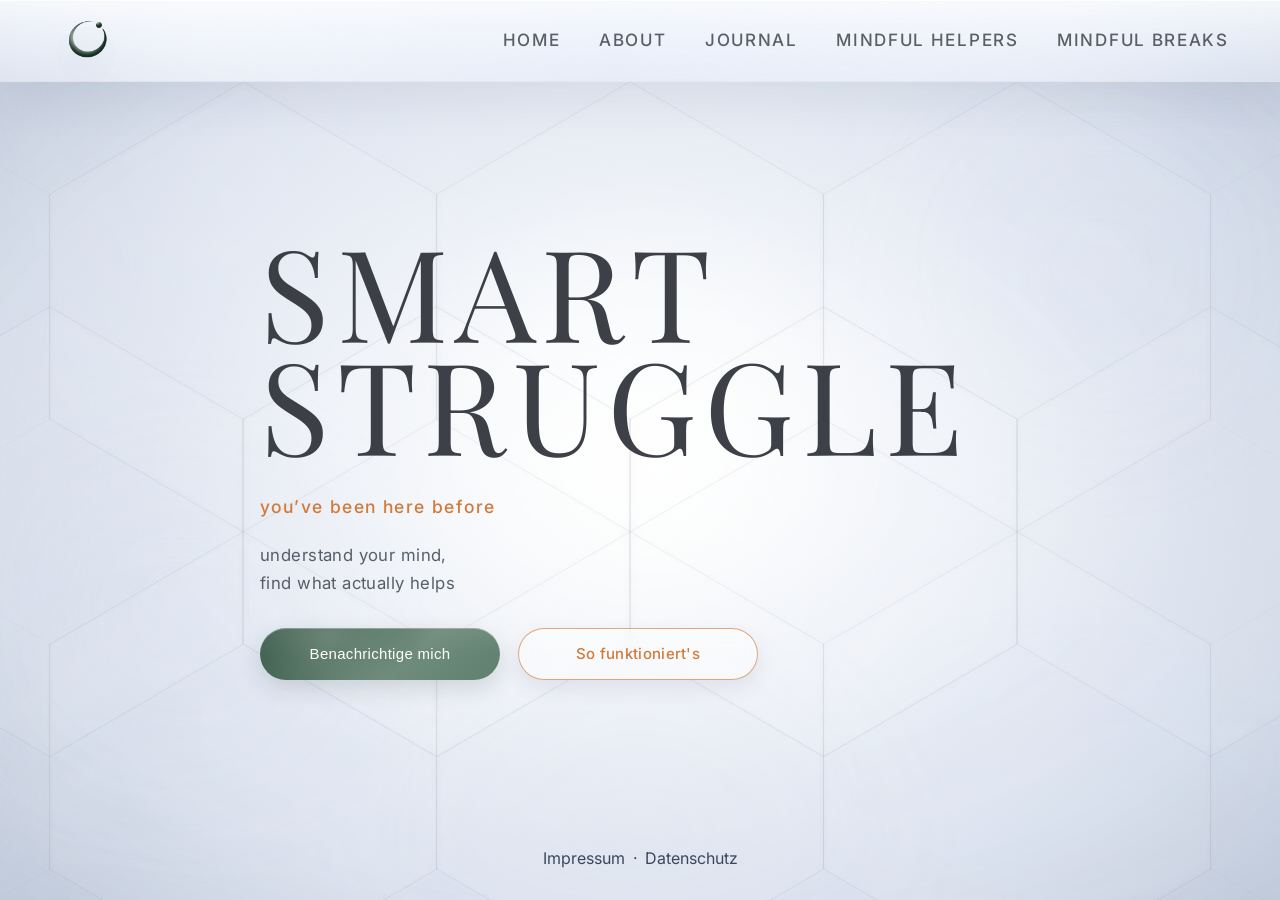
<file: index.html>
<!DOCTYPE html>
<html lang="de">
<head>
  <meta charset="UTF-8" />
  <meta name="viewport" content="width=device-width, initial-scale=1.0" />

  <title>Smart Struggle</title>

  <meta property="og:title" content="Smart Struggle" />
  <meta property="og:description" content="Understand your mind. Find what actually helps." />
  <meta property="og:image" content="https://smartstruggle.de/preview.png" />
  <meta property="og:url" content="https://smartstruggle.de" />
  <meta property="og:type" content="website" />

  <meta name="apple-mobile-web-app-title" content="Smart Struggle">
  <link rel="apple-touch-icon" href="/logoapp.png">

  <link rel="preconnect" href="https://fonts.googleapis.com">
  <link rel="preconnect" href="https://fonts.gstatic.com" crossorigin>
  <link href="https://fonts.googleapis.com/css2?family=Inter:wght@300;400;500&family=Playfair+Display:wght@400;500&display=swap" rel="stylesheet">

  <link rel="stylesheet" href="style.css" />
</head>

<body>
  <header class="site-header">
    <div class="site-header-inner">

      <a class="site-brand" href="/" aria-label="Smart Struggle Home">
        <img src="logo.png" alt="Smart Struggle Logo">
      </a>

      <button
        class="menu-toggle"
        id="menuToggle"
        type="button"
        aria-label="Menü öffnen"
        aria-expanded="false"
        aria-controls="siteNav"
      >
        <span></span>
        <span></span>
        <span></span>
      </button>

      <nav class="site-nav" id="siteNav" aria-label="Hauptnavigation">
        <a href="/">Home</a>
        <a href="/about.html">About</a>
        <a href="/journal.html">Journal</a>
        <a href="/mindful-helpers.html">Mindful Helpers</a>
        <a href="https://mindfulbreaks.vercel.app/" target="_blank" rel="noopener">Mindful Breaks</a>
      </nav>

    </div>
  </header>

  <div class="nav-backdrop" id="navBackdrop"></div>
  
  <div class="ambient-blur"></div>
  <div class="mobile-octagons" aria-hidden="true"></div>

  <div class="bg-wrap" id="bgWrap">
    <svg class="bg" viewBox="0 0 1600 1000" xmlns="http://www.w3.org/2000/svg" aria-hidden="true">
      <defs>
        <filter id="softBlur" x="-15%" y="-15%" width="130%" height="130%">
          <feGaussianBlur stdDeviation="4.5" />
        </filter>

        <filter id="mistBlur" x="-20%" y="-20%" width="140%" height="140%">
          <feGaussianBlur stdDeviation="14" />
        </filter>

        <pattern id="grainPattern" width="120" height="120" patternUnits="userSpaceOnUse">
          <circle cx="18" cy="20" r="0.7" fill="rgba(70,85,110,0.08)" />
          <circle cx="72" cy="48" r="0.55" fill="rgba(70,85,110,0.07)" />
          <circle cx="96" cy="26" r="0.45" fill="rgba(70,85,110,0.06)" />
          <circle cx="34" cy="82" r="0.6" fill="rgba(70,85,110,0.07)" />
          <circle cx="88" cy="94" r="0.55" fill="rgba(70,85,110,0.06)" />
        </pattern>

        <radialGradient id="centerFade" cx="50%" cy="50%" r="64%">
          <stop offset="0%" stop-color="rgba(255,255,255,0.62)" />
          <stop offset="56%" stop-color="rgba(255,255,255,0.16)" />
          <stop offset="100%" stop-color="rgba(255,255,255,0)" />
        </radialGradient>

        <radialGradient id="edgeShade" cx="50%" cy="50%" r="84%">
          <stop offset="58%" stop-color="rgba(0,0,0,0)" />
          <stop offset="100%" stop-color="rgba(88,100,128,0.09)" />
        </radialGradient>

        <radialGradient id="mistLeft" cx="0%" cy="50%" r="80%">
          <stop offset="0%" stop-color="rgba(255,255,255,0.18)" />
          <stop offset="100%" stop-color="rgba(255,255,255,0)" />
        </radialGradient>

        <radialGradient id="mistRight" cx="100%" cy="50%" r="80%">
          <stop offset="0%" stop-color="rgba(255,255,255,0.16)" />
          <stop offset="100%" stop-color="rgba(255,255,255,0)" />
        </radialGradient>
      </defs>

      <rect x="0" y="0" width="1600" height="1000" fill="url(#centerFade)" />
      <rect x="0" y="0" width="1600" height="1000" fill="url(#edgeShade)" />
      <rect x="0" y="0" width="280" height="1000" fill="url(#mistLeft)" opacity="0.75" />
      <rect x="1320" y="0" width="280" height="1000" fill="url(#mistRight)" opacity="0.72" />

      <ellipse cx="800" cy="440" rx="420" ry="195" fill="rgba(255,255,255,0.08)" filter="url(#mistBlur)" opacity="0.52" />
      <ellipse cx="260" cy="760" rx="260" ry="180" fill="rgba(210,220,238,0.12)" filter="url(#mistBlur)" opacity="0.72" />
      <ellipse cx="1340" cy="260" rx="240" ry="160" fill="rgba(210,220,238,0.10)" filter="url(#mistBlur)" opacity="0.68" />
      <ellipse cx="1240" cy="820" rx="260" ry="160" fill="rgba(200,212,232,0.08)" filter="url(#mistBlur)" opacity="0.55" />

      <g fill="none" stroke-linejoin="round" stroke-linecap="round">
        <g filter="url(#softBlur)" fill="rgba(255,255,255,0.06)" stroke="var(--line-soft)" stroke-width="1.05" opacity="0.9">
          <polygon points="115,195 330,70 545,195 545,445 330,570 115,445" />
          <polygon points="545,195 760,70 975,195 975,445 760,570 545,445" />
          <polygon points="975,195 1190,70 1405,195 1405,445 1190,570 975,445" />

          <polygon points="-100,445 115,320 330,445 330,695 115,820 -100,695" />
          <polygon points="330,445 545,320 760,445 760,695 545,820 330,695" />
          <polygon points="760,445 975,320 1190,445 1190,695 975,820 760,695" />
          <polygon points="1190,445 1405,320 1620,445 1620,695 1405,820 1190,695" />

          <polygon points="115,695 330,570 545,695 545,945 330,1070 115,945" />
          <polygon points="545,695 760,570 975,695 975,945 760,1070 545,945" />
          <polygon points="975,695 1190,570 1405,695 1405,945 1190,1070 975,945" />
        </g>

        <g stroke="var(--line)" stroke-width="0.88" opacity="0.62">
          <polygon points="115,195 330,70 545,195 545,445 330,570 115,445" />
          <polygon points="545,195 760,70 975,195 975,445 760,570 545,445" />
          <polygon points="975,195 1190,70 1405,195 1405,445 1190,570 975,445" />

          <polygon points="-100,445 115,320 330,445 330,695 115,820 -100,695" />
          <polygon points="330,445 545,320 760,445 760,695 545,820 330,695" />
          <polygon points="760,445 975,320 1190,445 1190,695 975,820 760,695" />
          <polygon points="1190,445 1405,320 1620,445 1620,695 1405,820 1190,695" />

          <polygon points="115,695 330,570 545,695 545,945 330,1070 115,945" />
          <polygon points="545,695 760,570 975,695 975,945 760,1070 545,945" />
          <polygon points="975,695 1190,570 1405,695 1405,945 1190,1070 975,945" />
        </g>

        <g stroke="var(--line-soft)" stroke-width="0.8" opacity="0.50">
          <polygon points="-315,195 -100,70 115,195 115,445 -100,570 -315,445" />
          <polygon points="1405,195 1620,70 1835,195 1835,445 1620,570 1405,445" />
          <polygon points="-315,695 -100,570 115,695 115,945 -100,1070 -315,945" />
          <polygon points="1405,695 1620,570 1835,695 1835,945 1620,1070 1405,945" />
        </g>

        <g fill="rgba(255,255,255,0.035)" stroke="rgba(77,90,118,0.04)" stroke-width="0.82">
          <polygon points="330,445 545,320 760,445 760,695 545,820 330,695" />
          <polygon points="760,445 975,320 1190,445 1190,695 975,820 760,695" />
        </g>

        <g opacity="0.16">
          <rect x="0" y="0" width="1600" height="1000" fill="url(#grainPattern)" />
        </g>
      </g>
    </svg>
  </div>

  <main class="page">
    <section class="content">
      <div class="glass-panel">
        <h1 class="fade-item fade-up-1">SMART<br>STRUGGLE</h1>

        <p class="tagline fade-item fade-up-2">
          you’ve been here before
        </p>

        <p class="soon fade-item fade-up-3">
          understand your mind,<br>
          find what actually helps
        </p>

        <div class="actions fade-item fade-up-3">
          <button class="button primary" id="openSignup" type="button">
            Benachrichtige mich
          </button>

          <a class="button secondary" href="/how-it-works.html">
            So funktioniert's
          </a>
        </div>
      </div>
    </section>
  </main>

  <div id="modal" class="modal hidden" aria-hidden="true">
    <div class="modal-content">
      <button id="closeModal" class="close" type="button" aria-label="Schließen">
        &times;
      </button>

      <h3 class="modal-title">Benachrichtige mich</h3>

      <p class="modal-text">
        Trag deine E-Mail-Adresse ein und ich melde mich, sobald Smart Struggle startet.
      </p>

      <input
        type="email"
        id="modalEmail"
        class="modal-input"
        placeholder="deine@email.de"
      />

      <button id="modalSubmit" class="modal-submit" type="button">
        Eintragen
      </button>

      <p id="modalMessage" class="modal-message" aria-live="polite"></p>
    </div>
  </div>

  <footer class="site-footer">
    <a href="/impressum.html">Impressum</a>
    <span>·</span>
    <a href="/datenschutz.html">Datenschutz</a>
  </footer>

  <script>
    const menuToggle = document.getElementById("menuToggle");
    const siteNav = document.getElementById("siteNav");
    const navBackdrop = document.getElementById("navBackdrop");

    function openMenu() {
      siteNav.classList.add("is-open");
      navBackdrop.classList.add("is-visible");
      menuToggle.classList.add("is-open");
      menuToggle.setAttribute("aria-expanded", "true");
      menuToggle.setAttribute("aria-label", "Menü schließen");
    }

    function closeMenu() {
      siteNav.classList.remove("is-open");
      navBackdrop.classList.remove("is-visible");
      menuToggle.classList.remove("is-open");
      menuToggle.setAttribute("aria-expanded", "false");
      menuToggle.setAttribute("aria-label", "Menü öffnen");
    }

    menuToggle.addEventListener("click", () => {
      const isOpen = siteNav.classList.contains("is-open");
      isOpen ? closeMenu() : openMenu();
    });

    navBackdrop.addEventListener("click", closeMenu);

    siteNav.querySelectorAll("a").forEach((link) => {
      link.addEventListener("click", closeMenu);
    });

    window.addEventListener("keydown", (event) => {
      if (event.key === "Escape") closeMenu();
    });
  </script>

  <script>
    const openSignup = document.getElementById("openSignup");
    const modal = document.getElementById("modal");
    const closeModal = document.getElementById("closeModal");
    const modalEmail = document.getElementById("modalEmail");
    const modalSubmit = document.getElementById("modalSubmit");
    const modalMessage = document.getElementById("modalMessage");

    function closeSignupModal() {
      modal.classList.add("hidden");
      modal.setAttribute("aria-hidden", "true");
      modalMessage.textContent = "";
      modalEmail.value = "";
    }

    openSignup.addEventListener("click", () => {
      modal.classList.remove("hidden");
      modal.setAttribute("aria-hidden", "false");
      modalEmail.focus();
    });

    closeModal.addEventListener("click", closeSignupModal);

    modal.addEventListener("click", (event) => {
      if (event.target === modal) {
        closeSignupModal();
      }
    });

    window.addEventListener("keydown", (event) => {
      if (event.key === "Escape" && !modal.classList.contains("hidden")) {
        closeSignupModal();
      }
    });

    modalSubmit.addEventListener("click", async () => {
      const email = modalEmail.value.trim();

      if (!email) {
        modalMessage.textContent = "Bitte gib deine E-Mail-Adresse ein.";
        return;
      }

      modalMessage.textContent = "Ich trage dich ein ...";

      try {
        const response = await fetch("/api/subscribe", {
          method: "POST",
          headers: {
            "Content-Type": "application/json"
          },
          body: JSON.stringify({ email })
        });

        await response.json();

        if (!response.ok) {
          modalMessage.textContent = "Gerade hat es nicht geklappt. Versuch es bitte nochmal.";
          return;
        }

        modalMessage.textContent = "Danke – du bist auf der Liste.";
        modalEmail.value = "";
      } catch (error) {
        modalMessage.textContent = "Gerade hat es nicht geklappt. Versuch es bitte nochmal.";
      }
    });
  </script>

  <script>
    (function () {
      const bgWrap = document.getElementById("bgWrap");
      const reduceMotion = window.matchMedia("(prefers-reduced-motion: reduce)").matches;

      if (reduceMotion || !bgWrap) return;

      let currentX = 0;
      let currentY = 0;
      let targetX = 0;
      let targetY = 0;

      function handleMove(event) {
        const x = event.clientX / window.innerWidth;
        const y = event.clientY / window.innerHeight;

        targetX = (x - 0.5) * 12;
        targetY = (y - 0.5) * 9;
      }

      function animate() {
        currentX += (targetX - currentX) * 0.04;
        currentY += (targetY - currentY) * 0.04;

        bgWrap.style.transform = `translate3d(${currentX}px, ${currentY}px, 0)`;
        requestAnimationFrame(animate);
      }

      window.addEventListener("mousemove", handleMove, { passive: true });
      animate();
    })();
  </script>
</body>
</html>
</file>
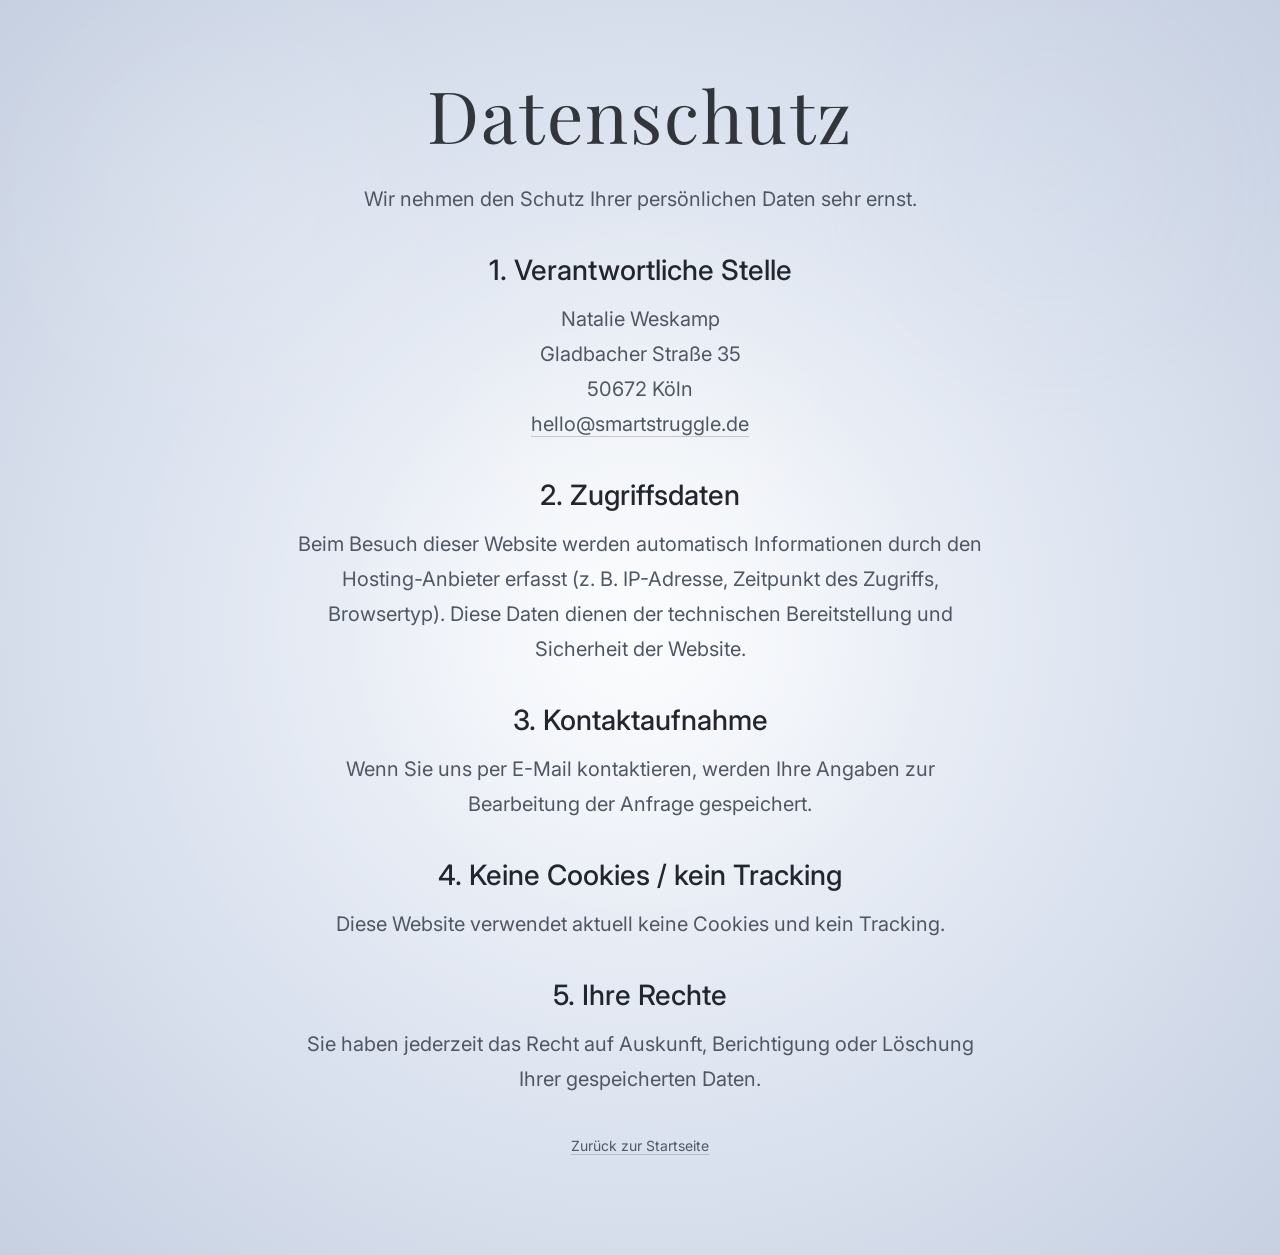
<file: datenschutz.html>
<!DOCTYPE html>
<html lang="de">
<head>
<meta charset="UTF-8" />
<meta name="viewport" content="width=device-width, initial-scale=1.0" />
<title>Datenschutz – Smart Struggle</title>

<link rel="preconnect" href="https://fonts.googleapis.com">
<link rel="preconnect" href="https://fonts.gstatic.com" crossorigin>
<link href="https://fonts.googleapis.com/css2?family=Inter:wght@300;400;500&family=Playfair+Display:wght@400;500&display=swap" rel="stylesheet">

<style>
:root {
--bg-center: #eef2f8;
--bg-mid: #dbe2ef;
--bg-edge: #c6d0e1;

--text: #23262d;
--subtle: #4f5763;
--heading: #23262d;
}

* {
box-sizing: border-box;
}

html, body {
margin: 0;
padding: 0;
min-height: 100%;
}

body {
font-family: 'Inter', Arial, sans-serif;
color: var(--text);
background:
radial-gradient(circle at center, rgba(255,255,255,0.80) 0%, rgba(255,255,255,0.16) 34%, rgba(255,255,255,0) 58%),
radial-gradient(circle at center, var(--bg-center) 0%, var(--bg-mid) 58%, var(--bg-edge) 100%);
position: relative;
overflow-x: hidden;
}

body::before {
content: "";
position: fixed;
inset: 0;
pointer-events: none;
opacity: 0.5;
background:
radial-gradient(circle at 50% 46%, rgba(255,255,255,0.34) 0%, rgba(255,255,255,0) 30%),
radial-gradient(circle at 18% 22%, rgba(255,255,255,0.24) 0%, rgba(255,255,255,0) 22%),
radial-gradient(circle at 82% 20%, rgba(210,220,238,0.16) 0%, rgba(210,220,238,0) 20%);
z-index: 0;
}

body::after {
content: "";
position: fixed;
inset: 0;
pointer-events: none;
opacity: 0.03;
background-image:
radial-gradient(rgba(40, 48, 67, 0.85) 0.45px, transparent 0.45px);
background-size: 8px 8px;
z-index: 0;
}

.page {
min-height: 100vh;
display: flex;
align-items: center;
justify-content: center;
padding: 56px 24px;
position: relative;
z-index: 1;
}

.card {
width: min(92vw, 860px);
text-align: center;
padding: 24px 16px 44px;
}

h1 {
margin: 0 0 34px 0;
font-family: 'Playfair Display', serif;
font-weight: 400;
font-size: clamp(42px, 7vw, 72px);
line-height: 0.95;
letter-spacing: 0.03em;
color: rgba(35, 38, 45, 0.92);
}

.content {
max-width: 700px;
margin: 0 auto;
color: var(--subtle);
text-align: center;
}

.content p {
margin: 0 0 22px 0;
font-size: clamp(17px, 2vw, 20px);
line-height: 1.75;
}

.content h2 {
margin: 36px 0 14px 0;
font-size: clamp(20px, 2.3vw, 28px);
line-height: 1.25;
font-weight: 500;
color: var(--heading);
}

.content a {
color: inherit;
text-decoration: none;
border-bottom: 1px solid rgba(79, 87, 99, 0.28);
}

.back-link {
display: inline-block;
margin-top: 18px;
font-size: 14px;
color: rgba(35, 38, 45, 0.55);
text-decoration: none;
}

.back-link:hover {
text-decoration: underline;
}

@media (max-width: 600px) {
.page {
padding: 34px 22px;
}

.card {
padding: 14px 6px 28px;
}

.content p {
font-size: 16px;
line-height: 1.7;
}

.content h2 {
margin-top: 28px;
font-size: 21px;
}
}
</style>
</head>
<body>
<main class="page">
<section class="card">
<h1>Datenschutz</h1>

<div class="content">
<p>Wir nehmen den Schutz Ihrer persönlichen Daten sehr ernst.</p>

<h2>1. Verantwortliche Stelle</h2>
<p>
Natalie Weskamp<br>
Gladbacher Straße 35<br>
50672 Köln<br>
<a href="mailto:hello@smartstruggle.de">hello@smartstruggle.de</a>
</p>

<h2>2. Zugriffsdaten</h2>
<p>
Beim Besuch dieser Website werden automatisch Informationen durch den Hosting-Anbieter erfasst
(z. B. IP-Adresse, Zeitpunkt des Zugriffs, Browsertyp). Diese Daten dienen der technischen
Bereitstellung und Sicherheit der Website.
</p>

<h2>3. Kontaktaufnahme</h2>
<p>
Wenn Sie uns per E-Mail kontaktieren, werden Ihre Angaben zur Bearbeitung der Anfrage gespeichert.
</p>

<h2>4. Keine Cookies / kein Tracking</h2>
<p>
Diese Website verwendet aktuell keine Cookies und kein Tracking.
</p>

<h2>5. Ihre Rechte</h2>
<p>
Sie haben jederzeit das Recht auf Auskunft, Berichtigung oder Löschung Ihrer gespeicherten Daten.
</p>

<a class="back-link" href="/">Zurück zur Startseite</a>
</div>
</section>
</main>
</body>
</html>
</file>
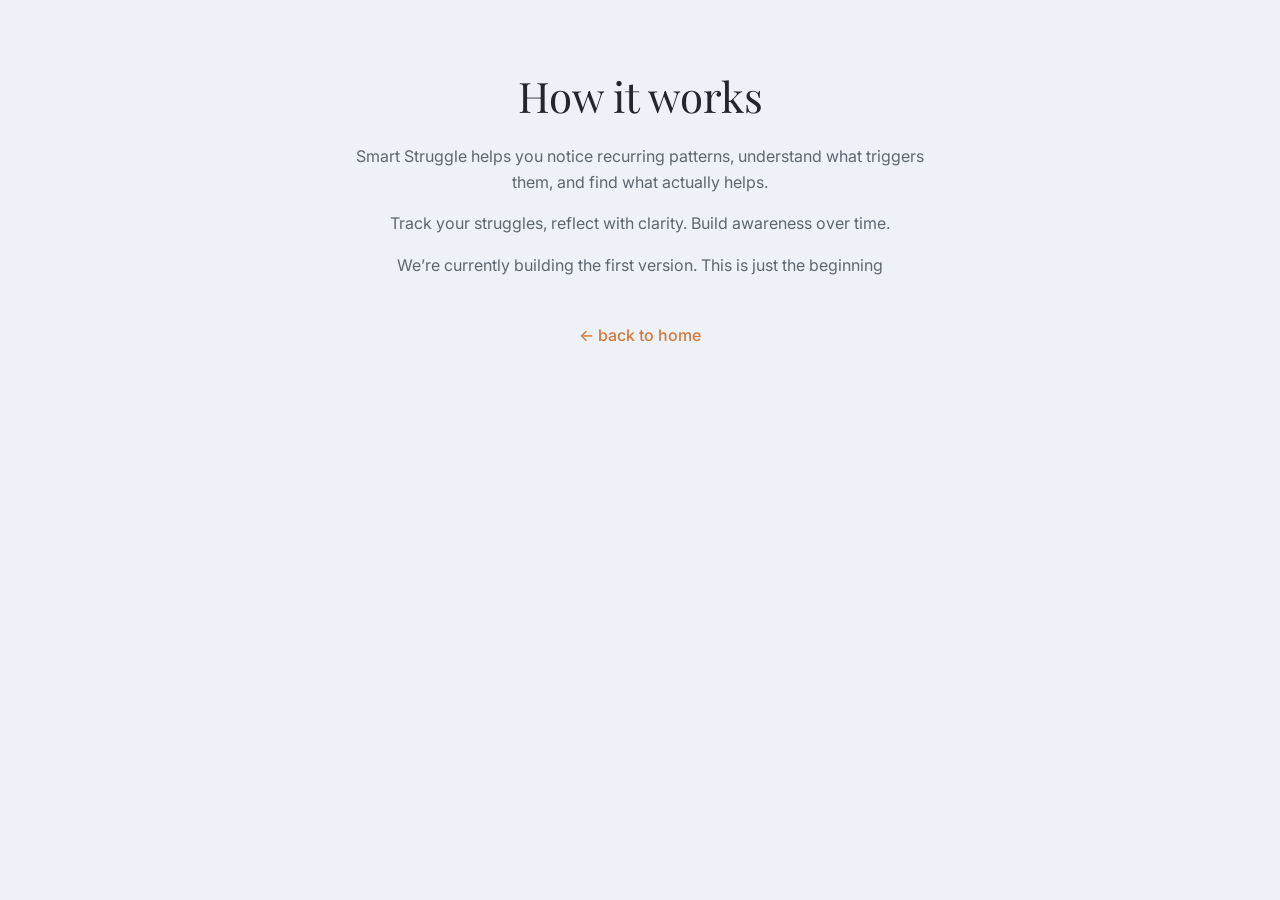
<file: how-it-works.html>
<!DOCTYPE html>
<html lang="de">
<head>
<meta charset="UTF-8" />
<meta name="viewport" content="width=device-width, initial-scale=1.0" />
<title>How it works – Smart Struggle</title>

<link rel="preconnect" href="https://fonts.googleapis.com">
<link rel="preconnect" href="https://fonts.gstatic.com" crossorigin>
<link href="https://fonts.googleapis.com/css2?family=Inter:wght@300;400;500&family=Playfair+Display:wght@400;500&display=swap" rel="stylesheet">

<style>
body {
font-family: 'Inter', Arial, sans-serif;
background: #eef2f8;
color: #23262d;
margin: 0;
padding: 40px 20px;
display: flex;
justify-content: center;
}

.container {
max-width: 600px;
text-align: center;
}

h1 {
font-family: 'Playfair Display', serif;
font-weight: 400;
font-size: 42px;
margin-bottom: 20px;
}

p {
color: #5f6670;
line-height: 1.6;
margin-bottom: 16px;
}

.back {
margin-top: 30px;
display: inline-block;
text-decoration: none;
color: #d17a3a;
font-weight: 500;
}
</style>
</head>
<body>
<div class="container">
<h1>How it works</h1>

<p>
Smart Struggle helps you notice recurring patterns,
understand what triggers them, and find what actually helps.
</p>

<p>
Track your struggles, reflect with clarity. Build awareness over time.
</p>

<p>
We’re currently building the first version.
This is just the beginning
</p>

<a class="back" href="/">← back to home</a>
</div>
</body>
</html>
</file>
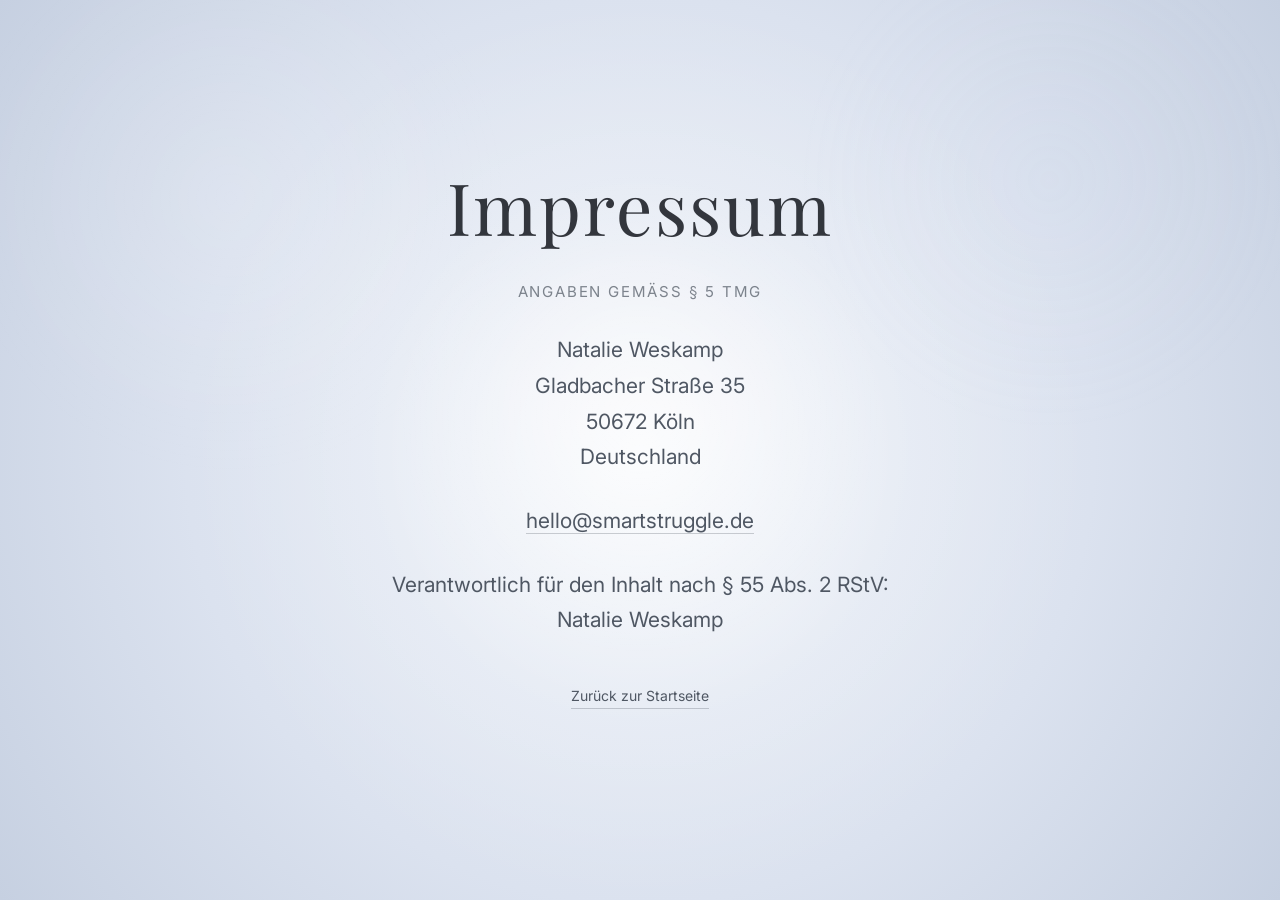
<file: impressum.html>
<!DOCTYPE html>
<html lang="de">
<head>
<meta charset="UTF-8" />
<meta name="viewport" content="width=device-width, initial-scale=1.0" />
<title>Impressum – Smart Struggle</title>

<link rel="preconnect" href="https://fonts.googleapis.com">
<link rel="preconnect" href="https://fonts.gstatic.com" crossorigin>
<link href="https://fonts.googleapis.com/css2?family=Inter:wght@300;400;500&family=Playfair+Display:wght@400;500&display=swap" rel="stylesheet">

<style>
:root {
--bg-center: #eef2f8;
--bg-mid: #dbe2ef;
--bg-edge: #c6d0e1;

--text: #23262d;
--subtle: #4f5763;
--line: rgba(84, 95, 120, 0.10);
}

* {
box-sizing: border-box;
}

html, body {
margin: 0;
padding: 0;
min-height: 100%;
}

body {
font-family: 'Inter', Arial, sans-serif;
color: var(--text);
background:
radial-gradient(circle at center, rgba(255,255,255,0.80) 0%, rgba(255,255,255,0.16) 34%, rgba(255,255,255,0) 58%),
radial-gradient(circle at center, var(--bg-center) 0%, var(--bg-mid) 58%, var(--bg-edge) 100%);
position: relative;
overflow-x: hidden;
}

body::before {
content: "";
position: fixed;
inset: 0;
pointer-events: none;
opacity: 0.5;
background:
radial-gradient(circle at 50% 46%, rgba(255,255,255,0.34) 0%, rgba(255,255,255,0) 30%),
radial-gradient(circle at 18% 22%, rgba(255,255,255,0.24) 0%, rgba(255,255,255,0) 22%),
radial-gradient(circle at 82% 20%, rgba(210,220,238,0.16) 0%, rgba(210,220,238,0) 20%);
z-index: 0;
}

body::after {
content: "";
position: fixed;
inset: 0;
pointer-events: none;
opacity: 0.03;
background-image:
radial-gradient(rgba(40, 48, 67, 0.85) 0.45px, transparent 0.45px);
background-size: 8px 8px;
z-index: 0;
}

.page {
min-height: 100vh;
display: flex;
align-items: center;
justify-content: center;
padding: 48px 24px;
position: relative;
z-index: 1;
}

.card {
width: min(92vw, 760px);
text-align: center;
padding: 24px 16px 40px;
}

h1 {
margin: 0 0 38px 0;
font-family: 'Playfair Display', serif;
font-weight: 400;
font-size: clamp(42px, 7vw, 72px);
line-height: 0.95;
letter-spacing: 0.03em;
color: rgba(35, 38, 45, 0.92);
}

.content {
max-width: 560px;
margin: 0 auto;
font-size: clamp(18px, 2.1vw, 21px);
line-height: 1.7;
color: var(--subtle);
}

.content p {
margin: 0 0 28px 0;
}

.content a {
color: inherit;
text-decoration: none;
border-bottom: 1px solid rgba(79, 87, 99, 0.28);
}

.label {
display: block;
margin-bottom: 10px;
font-size: 15px;
letter-spacing: 0.12em;
text-transform: uppercase;
color: rgba(79, 87, 99, 0.72);
}

.back-link {
display: inline-block;
margin-top: 18px;
font-size: 14px;
color: rgba(35, 38, 45, 0.55);
text-decoration: none;
}

.back-link:hover {
text-decoration: underline;
}

@media (max-width: 600px) {
.page {
padding: 34px 22px;
}

.card {
padding: 14px 6px 28px;
}

.content {
font-size: 17px;
line-height: 1.65;
}

h1 {
margin-bottom: 28px;
}
}
</style>
</head>
<body>
<main class="page">
<section class="card">
<h1>Impressum</h1>

<div class="content">
<p><span class="label">Angaben gemäß § 5 TMG</span></p>

<p>
Natalie Weskamp<br>
Gladbacher Straße 35<br>
50672 Köln<br>
Deutschland
</p>

<p>
<a href="mailto:hello@smartstruggle.de">hello@smartstruggle.de</a>
</p>

<p>
Verantwortlich für den Inhalt nach § 55 Abs. 2 RStV:<br>
Natalie Weskamp
</p>

<a class="back-link" href="/">Zurück zur Startseite</a>
</div>
</section>
</main>
</body>
</html>
</file>
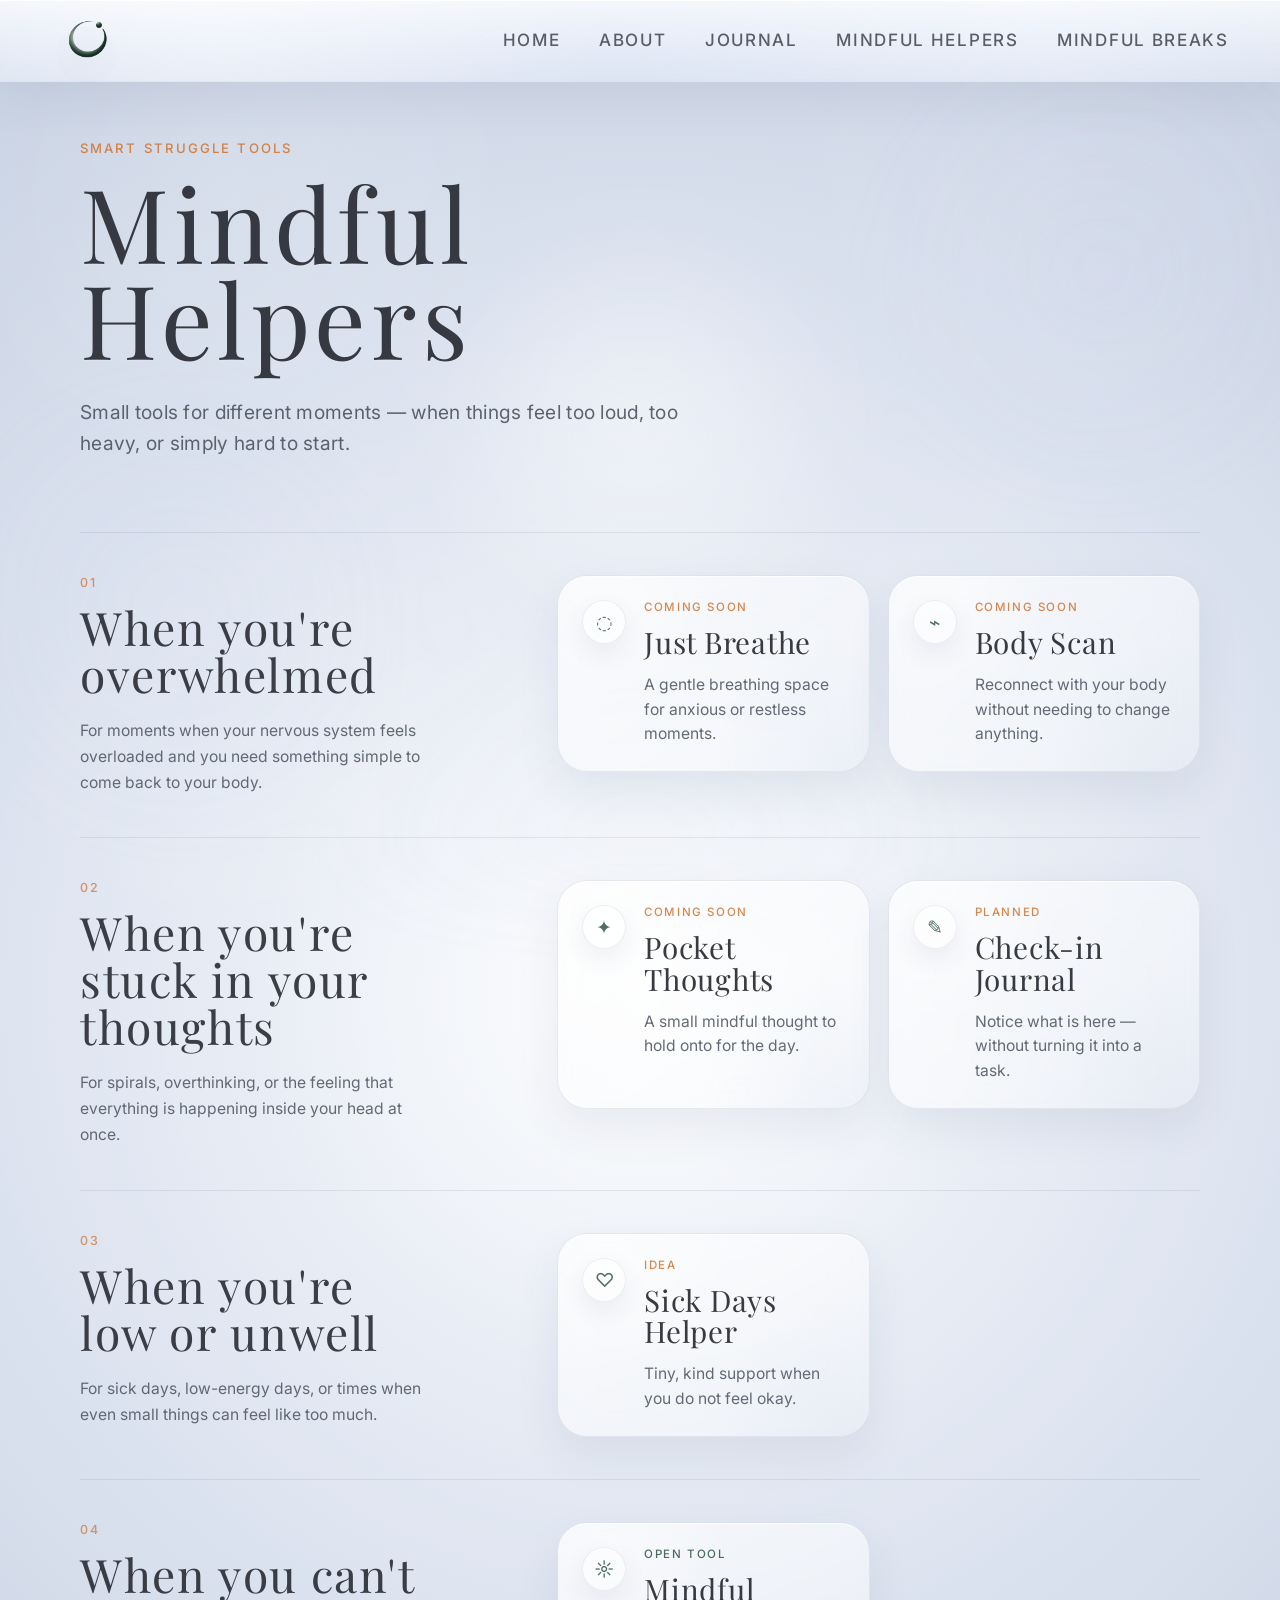
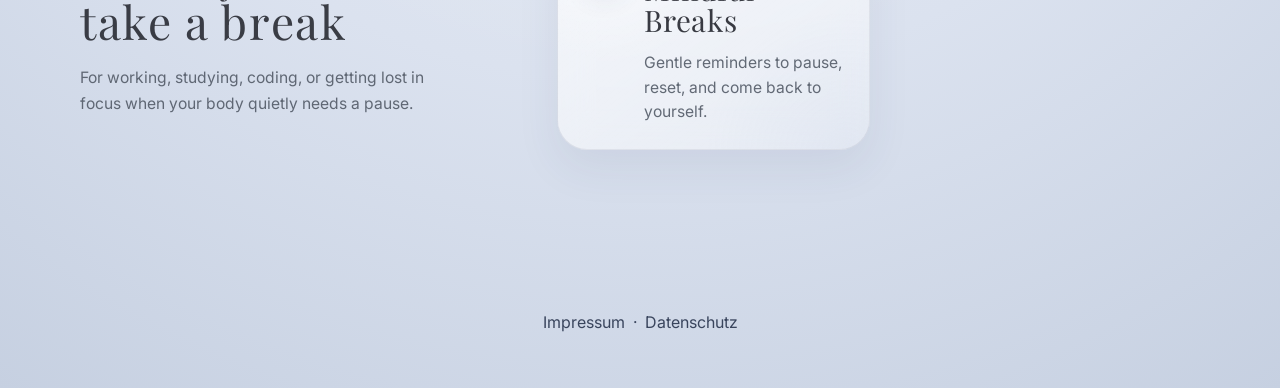
<file: mindful-helpers.html>
<!DOCTYPE html>
<html lang="de">
<head>
  <meta charset="UTF-8" />
  <meta name="viewport" content="width=device-width, initial-scale=1.0" />

  <title>Mindful Helpers · Smart Struggle</title>

  <meta property="og:title" content="Mindful Helpers · Smart Struggle" />
  <meta property="og:description" content="Small tools for different moments." />
  <meta property="og:image" content="https://smartstruggle.de/preview.png" />
  <meta property="og:url" content="https://smartstruggle.de/mindful-helpers.html" />
  <meta property="og:type" content="website" />

  <meta name="apple-mobile-web-app-title" content="Smart Struggle">
  <link rel="apple-touch-icon" href="/logoapp.png">

  <link rel="preconnect" href="https://fonts.googleapis.com">
  <link rel="preconnect" href="https://fonts.gstatic.com" crossorigin>
  <link href="https://fonts.googleapis.com/css2?family=Inter:wght@300;400;500&family=Playfair+Display:wght@400;500&display=swap" rel="stylesheet">

  <link rel="stylesheet" href="style.css" />
</head>

<body>
  <header class="site-header">
    <div class="site-header-inner">

      <a class="site-brand" href="/" aria-label="Smart Struggle Home">
        <img src="logo.png" alt="Smart Struggle Logo">
      </a>

      <button
        class="menu-toggle"
        id="menuToggle"
        type="button"
        aria-label="Menü öffnen"
        aria-expanded="false"
        aria-controls="siteNav"
      >
        <span></span>
        <span></span>
        <span></span>
      </button>

      <nav class="site-nav" id="siteNav" aria-label="Hauptnavigation">
        <a href="/">Home</a>
        <a href="/about.html">About</a>
        <a href="/journal.html">Journal</a>
        <a href="/mindful-helpers.html">Mindful Helpers</a>
        <a href="https://mindfulbreaks.vercel.app/" target="_blank" rel="noopener">Mindful Breaks</a>
      </nav>

    </div>
  </header>

  <div class="nav-backdrop" id="navBackdrop"></div>

  <div class="ambient-blur"></div>
  <div class="mobile-octagons" aria-hidden="true"></div>

  <main class="helpers-page">
    <section class="helpers-hero">
      <p class="helpers-kicker">Smart Struggle tools</p>
      <h1>Mindful Helpers</h1>
      <p class="helpers-intro">
        Small tools for different moments — when things feel too loud, too heavy,
        or simply hard to start.
      </p>
    </section>

    <section class="helpers-section">
      <div class="helpers-section-heading">
        <p class="helpers-label">01</p>
        <h2>When you're overwhelmed</h2>
        <p>
          For moments when your nervous system feels overloaded and you need something simple to come back to your body.
        </p>
      </div>

      <div class="helpers-grid">
        <article class="helper-card is-coming">
          <div class="helper-icon">◌</div>
          <div>
            <p class="helper-status">coming soon</p>
            <h3>Just Breathe</h3>
            <p>A gentle breathing space for anxious or restless moments.</p>
          </div>
        </article>

        <article class="helper-card is-coming">
          <div class="helper-icon">⌁</div>
          <div>
            <p class="helper-status">coming soon</p>
            <h3>Body Scan</h3>
            <p>Reconnect with your body without needing to change anything.</p>
          </div>
        </article>
      </div>
    </section>

    <section class="helpers-section">
      <div class="helpers-section-heading">
        <p class="helpers-label">02</p>
        <h2>When you're stuck in your thoughts</h2>
        <p>
          For spirals, overthinking, or the feeling that everything is happening inside your head at once.
        </p>
      </div>

      <div class="helpers-grid">
        <article class="helper-card is-coming">
          <div class="helper-icon">✦</div>
          <div>
            <p class="helper-status">coming soon</p>
            <h3>Pocket Thoughts</h3>
            <p>A small mindful thought to hold onto for the day.</p>
          </div>
        </article>

        <article class="helper-card is-coming">
          <div class="helper-icon">✎</div>
          <div>
            <p class="helper-status">planned</p>
            <h3>Check-in Journal</h3>
            <p>Notice what is here — without turning it into a task.</p>
          </div>
        </article>
      </div>
    </section>

    <section class="helpers-section">
      <div class="helpers-section-heading">
        <p class="helpers-label">03</p>
        <h2>When you're low or unwell</h2>
        <p>
          For sick days, low-energy days, or times when even small things can feel like too much.
        </p>
      </div>

      <div class="helpers-grid">
        <article class="helper-card is-coming">
          <div class="helper-icon">♡</div>
          <div>
            <p class="helper-status">idea</p>
            <h3>Sick Days Helper</h3>
            <p>Tiny, kind support when you do not feel okay.</p>
          </div>
        </article>
      </div>
    </section>

    <section class="helpers-section">
      <div class="helpers-section-heading">
        <p class="helpers-label">04</p>
        <h2>When you can't take a break</h2>
        <p>
          For working, studying, coding, or getting lost in focus when your body quietly needs a pause.
        </p>
      </div>

      <div class="helpers-grid">
        <a class="helper-card helper-card-link is-live" href="https://mindfulbreaks.vercel.app/" target="_blank" rel="noopener">
          <div class="helper-icon">☼</div>
          <div>
            <p class="helper-status">open tool</p>
            <h3>Mindful Breaks</h3>
            <p>Gentle reminders to pause, reset, and come back to yourself.</p>
          </div>
        </a>
      </div>
    </section>
  </main>

  <footer class="site-footer">
    <a href="/impressum.html">Impressum</a>
    <span>·</span>
    <a href="/datenschutz.html">Datenschutz</a>
  </footer>

  <script>
    const menuToggle = document.getElementById("menuToggle");
    const siteNav = document.getElementById("siteNav");
    const navBackdrop = document.getElementById("navBackdrop");

    function openMenu() {
      siteNav.classList.add("is-open");
      navBackdrop.classList.add("is-visible");
      menuToggle.classList.add("is-open");
      menuToggle.setAttribute("aria-expanded", "true");
      menuToggle.setAttribute("aria-label", "Menü schließen");
    }

    function closeMenu() {
      siteNav.classList.remove("is-open");
      navBackdrop.classList.remove("is-visible");
      menuToggle.classList.remove("is-open");
      menuToggle.setAttribute("aria-expanded", "false");
      menuToggle.setAttribute("aria-label", "Menü öffnen");
    }

    menuToggle.addEventListener("click", () => {
      const isOpen = siteNav.classList.contains("is-open");
      isOpen ? closeMenu() : openMenu();
    });

    navBackdrop.addEventListener("click", closeMenu);

    siteNav.querySelectorAll("a").forEach((link) => {
      link.addEventListener("click", closeMenu);
    });

    window.addEventListener("keydown", (event) => {
      if (event.key === "Escape") closeMenu();
    });
  </script>
</body>
</html>
</file>
<file: style.css>
:root {
  --bg-center: #eef2f8;
  --bg-mid: #dbe2ef;
  --bg-edge: #c6d0e1;

  --text: #23262d;
  --subtle: #4f5763;
  --subtle-2: #69727e;

  --line: rgba(84, 95, 120, 0.18);
  --line-soft: rgba(84, 95, 120, 0.10);

  --green: #3a5c4a;
  --orange: #d17a3a;

  --shadow: 0 16px 36px rgba(54, 68, 96, 0.11);
  --shadow-soft: 0 8px 24px rgba(54, 68, 96, 0.07);

  --container: min(100% - 48px, 1120px);
  --content-narrow: min(90vw, 760px);
}

/* RESET */

*,
*::before,
*::after {
  box-sizing: border-box;
}

html,
body {
  margin: 0;
  padding: 0;
  min-height: 100%;
}

html {
  scroll-behavior: smooth;
}

body {
  font-family: 'Inter', Arial, sans-serif;
  color: var(--text);
  overflow-x: hidden;
  overflow-y: auto;
  position: relative;
  background:
    radial-gradient(circle at center, rgba(255,255,255,0.80) 0%, rgba(255,255,255,0.16) 34%, rgba(255,255,255,0) 58%),
    radial-gradient(circle at center, var(--bg-center) 0%, var(--bg-mid) 58%, var(--bg-edge) 100%);
}

/* BACKGROUND */

body::before {
  content: "";
  position: fixed;
  inset: 0;
  pointer-events: none;
  opacity: 0.52;
  background:
    radial-gradient(circle at 50% 46%, rgba(255,255,255,0.34) 0%, rgba(255,255,255,0) 30%),
    radial-gradient(circle at 18% 22%, rgba(255,255,255,0.24) 0%, rgba(255,255,255,0) 22%),
    radial-gradient(circle at 82% 20%, rgba(210,220,238,0.16) 0%, rgba(210,220,238,0) 20%),
    radial-gradient(circle at 20% 82%, rgba(205,216,236,0.14) 0%, rgba(205,216,236,0) 22%),
    radial-gradient(circle at 80% 78%, rgba(198,210,232,0.12) 0%, rgba(198,210,232,0) 24%);
  mix-blend-mode: screen;
  z-index: 0;
}

body::after {
  content: "";
  position: fixed;
  inset: 0;
  pointer-events: none;
  opacity: 0.035;
  background-image:
    radial-gradient(rgba(40, 48, 67, 0.85) 0.45px, transparent 0.45px);
  background-size: 8px 8px;
  z-index: 0;
}

.ambient-blur {
  position: fixed;
  inset: 0;
  pointer-events: none;
  z-index: 1;
  filter: blur(42px);
  opacity: 0.72;
  background:
    radial-gradient(circle at 50% 48%, rgba(255,255,255,0.52) 0%, rgba(255,255,255,0) 26%),
    radial-gradient(circle at 14% 68%, rgba(210,220,238,0.24) 0%, rgba(210,220,238,0) 18%),
    radial-gradient(circle at 86% 30%, rgba(205,216,236,0.20) 0%, rgba(205,216,236,0) 18%),
    radial-gradient(circle at 50% 100%, rgba(190,202,226,0.10) 0%, rgba(190,202,226,0) 30%);
}

.bg-wrap {
  position: fixed;
  inset: -2%;
  pointer-events: none;
  z-index: 2;
  transform: translate3d(0, 0, 0);
  will-change: transform;
  animation: bgFloat 20s ease-in-out infinite;
}

.bg {
  display: block;
  width: 104%;
  height: 104%;
  transform: scale(1.04);
}

.mobile-octagons {
  display: none;
}

@keyframes bgFloat {
  0% { transform: translate3d(0px, 0px, 0px); }
  25% { transform: translate3d(4px, -5px, 0px); }
  50% { transform: translate3d(0px, -10px, 0px); }
  75% { transform: translate3d(-4px, -5px, 0px); }
  100% { transform: translate3d(0px, 0px, 0px); }
}


/* =========================
   HEADER / NAV
   Desktop default
========================= */

.site-header {
  position: fixed;
  top: 0;
  left: 0;
  width: 100%;
  height: 82px;
  z-index: 10000;

  display: flex;
  align-items: center;

  background:
    linear-gradient(
      180deg,
      rgba(255, 255, 255, 0.78) 0%,
      rgba(246, 249, 254, 0.60) 55%,
      rgba(239, 244, 251, 0.42) 100%
    );

  backdrop-filter: blur(30px) saturate(150%);
  -webkit-backdrop-filter: blur(30px) saturate(150%);

  border-bottom: 1px solid rgba(84, 95, 120, 0.11);

  box-shadow:
    0 18px 46px rgba(54, 68, 96, 0.075),
    inset 0 1px 0 rgba(255, 255, 255, 0.86);
}

.site-header::before {
  content: "";
  position: absolute;
  top: 0;
  left: 0;

  width: 100%;
  height: 1px;

  background: linear-gradient(
    90deg,
    transparent,
    rgba(255,255,255,0.9),
    transparent
  );

  opacity: 0.7;
}

.site-header::after {
  content: "";
  position: absolute;
  inset: 0;

  background:
    radial-gradient(circle at 16% 0%, rgba(255,255,255,0.70), transparent 38%),
    radial-gradient(circle at 82% 0%, rgba(255,255,255,0.42), transparent 42%);

  opacity: 0.62;
  pointer-events: none;
}

.site-header-inner {
  position: relative;
  z-index: 1;

  width: 100%;
  height: 100%;

  display: flex;
  align-items: center;
  justify-content: space-between;

  padding: 0 clamp(32px, 4vw, 72px);
}

.site-brand {
  display: inline-flex;
  align-items: center;
  text-decoration: none;
}

.site-brand img {
  width: 74px;
  height: auto;
  display: block;

  opacity: 0.96;

  filter:
    drop-shadow(0 10px 22px rgba(0,0,0,0.12))
    contrast(1.06)
    saturate(1.02);
}

.site-nav {
  display: flex;
  align-items: center;
  justify-content: flex-end;
  gap: clamp(28px, 3vw, 52px);

  width: auto;
  max-width: none;

  padding: 0;
  margin-left: auto;

  background: transparent;
  border: none;
  box-shadow: none;
  backdrop-filter: none;
}

.site-nav a {
  position: relative;

  color: rgba(35, 38, 45, 0.72);
  text-decoration: none;

  font-size: 17px;
  font-weight: 500;
  line-height: 1.2;
  letter-spacing: 0.1em;
  text-transform: uppercase;

  white-space: nowrap;

  transition:
    color 0.22s ease,
    transform 0.22s ease,
    opacity 0.22s ease;
}

.site-nav a::after {
  content: "";
  position: absolute;
  left: 50%;
  bottom: -6px;

  width: 0%;
  height: 1px;

  background: rgba(58, 92, 74, 0.45);
  transform: translateX(-50%);
  transition: width 0.22s ease;
}

.site-nav a:hover {
  color: var(--green);
  transform: translateY(-1px);
}

.site-nav a:hover::after {
  width: 70%;
}

.site-nav a:focus-visible,
.menu-toggle:focus-visible {
  outline: 2px solid rgba(58, 92, 74, 0.55);
  outline-offset: 5px;
  border-radius: 999px;
}

/* DESKTOP: burger hidden */

.menu-toggle,
.nav-backdrop {
  display: none;
}

/* =========================
   MOBILE NAV
========================= */

@media (max-width: 760px) {
  .site-header {
    height: 76px;

    background: rgba(246, 249, 254, 0.88);
    box-shadow:
      0 12px 34px rgba(54, 68, 96, 0.08),
      inset 0 1px 0 rgba(255,255,255,0.75);
  }

  .site-header-inner {
    display: flex;
    align-items: center;
    justify-content: space-between;
    padding: 0 20px;
  }

  .site-brand img {
    width: 72px;
  }

  .menu-toggle {
    width: 44px;
    height: 44px;

    display: inline-flex;
    flex-direction: column;
    align-items: center;
    justify-content: center;
    gap: 5px;

    border: 1px solid rgba(58, 92, 74, 0.16);
    border-radius: 999px;

    background: rgba(255, 255, 255, 0.46);
    backdrop-filter: blur(16px);
    -webkit-backdrop-filter: blur(16px);

    box-shadow:
      0 10px 24px rgba(54, 68, 96, 0.10),
      inset 0 1px 0 rgba(255,255,255,0.78);

    cursor: pointer;
    z-index: 10002;
  }

  .menu-toggle span {
    width: 17px;
    height: 1.5px;
    border-radius: 999px;
    background: rgba(58, 92, 74, 0.78);
    transition: transform 0.25s ease, opacity 0.2s ease;
  }

  .menu-toggle.is-open span:nth-child(1) {
    transform: translateY(6.5px) rotate(45deg);
  }

  .menu-toggle.is-open span:nth-child(2) {
    opacity: 0;
  }

  .menu-toggle.is-open span:nth-child(3) {
    transform: translateY(-6.5px) rotate(-45deg);
  }

  .site-nav {
    position: fixed;
    top: 88px;
    right: 20px;

    width: min(82vw, 320px);

    display: flex;
    flex-direction: column;
    align-items: stretch;
    justify-content: flex-start;
    gap: 4px;

    padding: 18px;
    border-radius: 28px;

    background: rgba(250, 252, 255, 0.94);
    border: 1px solid rgba(84, 95, 120, 0.14);

    backdrop-filter: blur(24px) saturate(130%);
    -webkit-backdrop-filter: blur(24px) saturate(130%);

    box-shadow:
      0 24px 60px rgba(42, 52, 72, 0.18),
      inset 0 1px 0 rgba(255,255,255,0.78);

    opacity: 0;
    transform: translateY(-8px) scale(0.98);
    pointer-events: none;

    transition:
      opacity 0.24s ease,
      transform 0.24s ease;

    z-index: 10001;
  }

  .site-nav.is-open {
    opacity: 1;
    transform: translateY(0) scale(1);
    pointer-events: auto;
  }

  .site-nav a {
    padding: 14px 14px;
    border-radius: 18px;

    font-size: 15px;
    line-height: 1.2;
    letter-spacing: 0.045em;

    color: rgba(35, 38, 45, 0.84);
  }

  .site-nav a:hover {
    background: rgba(58, 92, 74, 0.06);
  }

  .nav-backdrop {
    position: fixed;
    inset: 0;

    display: block;
    z-index: 9998;

    background: rgba(20, 24, 30, 0.10);
    opacity: 0;
    pointer-events: none;

    transition: opacity 0.24s ease;
  }

  .nav-backdrop.is-visible {
    opacity: 1;
    pointer-events: auto;
  }
}

/* HERO */

.page {
  min-height: 100vh;
  display: flex;
  align-items: center;
  justify-content: center;
  padding: 82px 48px 48px;
  position: relative;
  z-index: 4;
}

.content {
  width: var(--content-narrow);
  text-align: left;
  transform: translateY(-1vh);
  opacity: 0;
  animation: contentFade 1.5s ease forwards;
  animation-delay: 0.15s;
}

@keyframes contentFade {
  0% {
    opacity: 0;
    transform: translateY(18px);
  }
  100% {
    opacity: 1;
    transform: translateY(-1vh);
  }
}

.glass-panel {
  display: inline-block;
  padding: 10px 12px 12px 0;
  background: transparent;
  border-radius: 18px;
}

h1 {
  margin: 0;

  font-family: 'Playfair Display', serif;
  font-weight: 400;

  font-size: clamp(90px, 10vw, 160px); /* deutlich größer */
  line-height: 0.88;

  letter-spacing: 0.06em; /* mehr Luft zwischen Buchstaben */

  color: rgba(35, 38, 45, 0.88); /* etwas weicher */
  text-shadow: 0 1px 0 rgba(255,255,255,0.2);
}

.tagline {
  margin: 36px 0 0 0;

  font-size: 1.1rem;
  font-weight: 500;

  letter-spacing: 0.08em; /* mehr spacing */
  color: var(--orange);

  text-transform: none;
}

.soon {
  margin: 24px 0 0 0;
  font-size: 1.05rem;
  line-height: 1.7;
  letter-spacing: 0.025em;
  color: rgba(60, 68, 80, 0.85);
  max-width: 360px;
}
.actions {
  margin-top: 30px;
  display: flex;
  align-items: center;
  gap: 18px;
  flex-wrap: wrap;
}

.button {
  position: relative;
  display: inline-flex;
  align-items: center;
  justify-content: center;
  min-height: 52px;
  min-width: 240px;
  padding: 0 28px;
  border-radius: 999px;
  text-decoration: none;
  font-size: 15px;
  font-weight: 500;
  letter-spacing: 0.02em;
  overflow: hidden;
  transition: all 0.25s ease;
  border: none;
  cursor: pointer;
}

.button.primary {
  background: linear-gradient(
    135deg,
    #3a5c4a 0%,
    #4c6c5a 35%,
    #6f8c7b 62%,
    #5f7f6f 100%
  );
  color: #ffffff;
  box-shadow:
    0 8px 22px rgba(40, 60, 50, 0.16),
    inset 0 1px 0 rgba(255,255,255,0.28);
}

.button.primary::after {
  content: "";
  position: absolute;
  inset: 0;
  border-radius: inherit;
  background:
    radial-gradient(circle at 28% 22%, rgba(255,255,255,0.30), transparent 46%),
    linear-gradient(180deg, rgba(255,255,255,0.10) 0%, rgba(255,255,255,0.00) 55%);
  opacity: 0.55;
  pointer-events: none;
}

.button.primary:hover {
  transform: translateY(-1px);
  box-shadow:
    0 12px 28px rgba(40, 60, 50, 0.20),
    inset 0 1px 0 rgba(255,255,255,0.34);
}

.button.secondary {
  background: rgba(255, 255, 255, 0.45);
  backdrop-filter: blur(8px);
  color: #d17a3a;
  border: 1.2px solid rgba(209, 122, 58, 0.65);
  box-shadow:
    0 8px 20px rgba(54, 68, 96, 0.10),
    inset 0 1px 0 rgba(255,255,255,0.6);
}

.button.secondary:hover {
  transform: translateY(-1px);
  background: rgba(255, 255, 255, 0.55);
  border-color: rgba(209, 122, 58, 0.75);
  box-shadow:
    0 10px 24px rgba(54, 68, 96, 0.12),
    inset 0 1px 0 rgba(255,255,255,0.5);
}

/* FADE */

.fade-up-1 { animation-delay: 0.2s; }
.fade-up-2 { animation-delay: 0.35s; }
.fade-up-3 { animation-delay: 0.5s; }
.fade-up-4 { animation-delay: 0.65s; }

.fade-item {
  opacity: 0;
  transform: translateY(14px);
  animation: fadeUp 1s ease forwards;
}

@keyframes fadeUp {
  to {
    opacity: 1;
    transform: translateY(0);
  }
}

/* MODAL / EMAIL */

.modal {
  position: fixed;
  inset: 0;
  background: rgba(20, 24, 30, 0.24);
  backdrop-filter: blur(10px);
  display: flex;
  align-items: center;
  justify-content: center;
  z-index: 11000;
  padding: 20px;
}

.hidden {
  display: none;
}

.modal-content {
  position: relative;
  width: min(100%, 420px);
  max-width: 420px;
  background: rgba(255, 255, 255, 0.82);
  border: 1px solid rgba(84, 95, 120, 0.14);
  border-radius: 26px;
  padding: 28px 20px 24px;
  box-shadow: 0 18px 48px rgba(42, 52, 72, 0.14);
  backdrop-filter: blur(14px);
  text-align: center;
  max-height: calc(100vh - 40px);
  overflow-y: auto;
}

.close {
  position: absolute;
  top: 12px;
  right: 12px;
  width: 36px;
  height: 36px;
  border: none;
  border-radius: 999px;
  background: transparent;
  color: #3a4250;
  font-size: 30px;
  line-height: 1;
  cursor: pointer;
}

.modal-title {
  margin: 0 0 10px;
  font-family: 'Playfair Display', serif;
  font-size: 26px;
  font-weight: 500;
  color: #23262d;
}

.modal-text {
  margin: 0 0 18px;
  font-size: 14px;
  line-height: 1.35;
  color: #5f6670;
}

.modal-input {
  width: 100%;
  min-height: 52px;
  border-radius: 18px;
  border: 1px solid rgba(84, 95, 120, 0.16);
  background: rgba(255, 255, 255, 0.94);
  padding: 0 18px;
  font-size: 16px;
  color: #23262d;
  outline: none;
  margin-bottom: 14px;
}

.modal-input::placeholder {
  color: #9aa1ab;
}

.modal-input:focus {
  border-color: rgba(58, 92, 74, 0.42);
  box-shadow: 0 0 0 3px rgba(58, 92, 74, 0.08);
}

.modal-submit {
  width: 100%;
  min-height: 52px;
  border: none;
  border-radius: 999px;
  background: linear-gradient(
    135deg,
    #3a5c4a 0%,
    #4c6c5a 35%,
    #6f8c7b 62%,
    #5f7f6f 100%
  );
  color: #fff;
  font-size: 16px;
  font-weight: 500;
  cursor: pointer;
  box-shadow:
    0 8px 22px rgba(40, 60, 50, 0.16),
    inset 0 1px 0 rgba(255,255,255,0.28);
}

.modal-message {
  margin: 12px 4px 0;
  font-size: 14px;
  color: #3a5c4a;
  min-height: 20px;
}

/* FOOTER */

.site-footer {
  position: fixed;
  bottom: 32px;
  left: 50%;
  transform: translateX(-50%);
  z-index: 9999;
  display: flex;
  align-items: center;
  justify-content: center;
  gap: 8px;
  font-size: 16px;
  color: rgba(30, 42, 68, 0.85);
  pointer-events: auto;
}

.site-footer a,
.site-footer span {
  position: relative;
  z-index: 10000;
}

.site-footer a {
  color: inherit;
  text-decoration: none;
  cursor: pointer;
  -webkit-tap-highlight-color: transparent;
}

.site-footer a:hover {
  text-decoration: underline;
}

body::before,
body::after,
.ambient-blur,
.bg-wrap {
  pointer-events: none;
}


/* MOBILE */

@media (max-width: 600px) {
  .bg-wrap {
    inset: -10%;
    animation: none;
    transform: none;
    filter: blur(0.8px);
  }

  .bg {
    display: block;
    opacity: 0.82;
    width: 122%;
    height: 122%;
    transform: translate(-8%, -4%) scale(1.01);
  }

  .mobile-octagons {
    display: block;
    position: fixed;
    inset: 0;
    z-index: 3;
    pointer-events: none;
    opacity: 0.48;
    background-image:
      url("data:image/svg+xml;utf8,<svg xmlns='http://www.w3.org/2000/svg' viewBox='0 0 430 220'><g fill='none' stroke='rgba(84,95,120,0.10)' stroke-width='1'><polygon points='55,30 105,2 155,30 155,88 105,116 55,88'/><polygon points='155,30 205,2 255,30 255,88 205,116 155,88'/><polygon points='255,30 305,2 355,30 355,88 305,116 255,88'/><polygon points='5,88 55,60 105,88 105,146 55,174 5,146'/><polygon points='105,88 155,60 205,88 205,146 155,174 105,146'/><polygon points='205,88 255,60 305,88 305,146 255,174 205,146'/><polygon points='305,88 355,60 405,88 405,146 355,174 305,146'/></g></svg>");
    background-repeat: no-repeat;
    background-size: 128% auto;
    background-position: center top 8px;
    mask-image: linear-gradient(to bottom, rgba(0,0,0,0.95) 0%, rgba(0,0,0,0.78) 42%, rgba(0,0,0,0.22) 72%, rgba(0,0,0,0) 100%);
    -webkit-mask-image: linear-gradient(to bottom, rgba(0,0,0,0.95) 0%, rgba(0,0,0,0.78) 42%, rgba(0,0,0,0.22) 72%, rgba(0,0,0,0) 100%);
  }

  .page {
    padding: 90px 26px 42px;
  }

  .content {
    transform: translateY(-6px);
    text-align: center;
    width: min(92vw, 520px);
  }

  .glass-panel {
    padding: 0;
    margin: 0 auto;
  }

  h1 {
    font-size: clamp(54px, 15vw, 82px);
    line-height: 0.92;
    letter-spacing: 0.028em;
  }

  .tagline {
    text-align: center;
    width: 100%;
    margin-top: 20px;
    margin-bottom: 20px;
  }

  .soon {
    text-align: center;
    max-width: 100%;
  }

  .actions {
    gap: 14px;
    justify-content: center;
    margin-top: 30px;
    margin-bottom: 52px;
  }

  .button {
    width: min(100%, 430px);
    min-height: 46px;
    padding: 0 22px;
    justify-content: center;
    font-size: 14px;
    min-width: 0;
  }

  .button.primary {
    background: linear-gradient(
      90deg,
      #3a6e5d 0%,
      #4a7d69 18%,
      #5d8d78 34%,
      #88ab97 50%,
      #5d8d78 66%,
      #4a7d69 82%,
      #3a6e5d 100%
    );
    box-shadow:
      0 8px 22px rgba(31, 54, 47, 0.14),
      inset 0 1px 0 rgba(255,255,255,0.14);
  }

  .button.primary::after {
    background:
      linear-gradient(180deg, rgba(255,255,255,0.035) 0%, rgba(255,255,255,0.00) 58%);
    opacity: 0.22;
  }

  .button.primary:hover {
    background: linear-gradient(
      90deg,
      #346454 0%,
      #43715f 18%,
      #55826d 34%,
      #7e9f8c 50%,
      #55826d 66%,
      #43715f 82%,
      #346454 100%
    );
    box-shadow:
      0 10px 24px rgba(31, 54, 47, 0.16),
      inset 0 1px 0 rgba(255,255,255,0.16);
  }

  .site-footer {
    bottom: 30px;
    font-size: 15px;
    color: rgba(30, 42, 68, 0.85);
  }

  .modal-content {
    width: min(100%, 360px);
    padding: 28px 20px 24px;
    border-radius: 28px;
    background: rgba(255, 255, 255, 0.88);
    backdrop-filter: blur(18px);
  }

  .modal-title {
    font-size: 26px;
    margin-bottom: 14px;
  }

  .modal-text {
    font-size: 15px;
    line-height: 1.35;
    margin-bottom: 22px;
  }

  .modal-input {
    min-height: 58px;
    border-radius: 22px;
    margin-bottom: 18px;
  }

  .modal-submit {
    min-height: 58px;
    font-size: 17px;
  }

  .close {
    top: 12px;
    right: 12px;
    width: 30px;
    height: 30px;
    font-size: 20px;
    display: flex;
    align-items: center;
    justify-content: center;
    transform: none;
  }

  .close:active {
    transform: scale(0.95);
    background: rgba(0,0,0,0.08);
  }
}


/* =========================
   MINDFUL HELPERS PAGE
========================= */

.helpers-page {
  position: relative;
  z-index: 4;

  min-height: 100vh;
  width: min(100% - 48px, 1120px);
  margin: 0 auto;

  padding: 140px 0 120px;
}

.helpers-hero {
  max-width: 760px;
  margin-bottom: 72px;
}

.helpers-kicker {
  margin: 0 0 18px;
  color: rgba(209, 122, 58, 0.92);

  font-size: 0.82rem;
  font-weight: 500;
  letter-spacing: 0.16em;
  text-transform: uppercase;
}

.helpers-hero h1 {
  margin: 0;

  font-family: 'Playfair Display', serif;
  font-weight: 400;
  font-size: clamp(62px, 8vw, 116px);
  line-height: 0.94;
  letter-spacing: 0.045em;

  color: rgba(35, 38, 45, 0.9);
}

.helpers-intro {
  max-width: 620px;
  margin: 30px 0 0;

  font-size: clamp(1.05rem, 1.5vw, 1.3rem);
  line-height: 1.65;
  letter-spacing: 0.015em;

  color: rgba(79, 87, 99, 0.92);
}

.helpers-section {
  display: grid;
  grid-template-columns: minmax(260px, 0.9fr) minmax(0, 1.4fr);
  gap: clamp(32px, 5vw, 72px);

  padding: 42px 0;
  border-top: 1px solid rgba(84, 95, 120, 0.12);
}

.helpers-section-heading {
  max-width: 360px;
}

.helpers-label {
  margin: 0 0 14px;

  color: rgba(209, 122, 58, 0.78);
  font-size: 0.78rem;
  font-weight: 500;
  letter-spacing: 0.16em;
}

.helpers-section-heading h2 {
  margin: 0;

  font-family: 'Playfair Display', serif;
  font-weight: 400;
  font-size: clamp(34px, 3.6vw, 54px);
  line-height: 1.02;
  letter-spacing: 0.035em;

  color: rgba(35, 38, 45, 0.88);
}

.helpers-section-heading p:not(.helpers-label) {
  margin: 20px 0 0;

  font-size: 0.98rem;
  line-height: 1.65;
  color: rgba(79, 87, 99, 0.88);
}

.helpers-grid {
  display: grid;
  grid-template-columns: repeat(2, minmax(0, 1fr));
  gap: 18px;
  align-content: start;
}

.helper-card {
  position: relative;

  display: grid;
  grid-template-columns: 44px 1fr;
  gap: 18px;

  min-height: 190px;
  padding: 24px;

  border-radius: 30px;
  text-decoration: none;

  background:
    linear-gradient(
      145deg,
      rgba(255, 255, 255, 0.68),
      rgba(255, 255, 255, 0.38)
    );

  border: 1px solid rgba(84, 95, 120, 0.12);

  box-shadow:
    0 18px 44px rgba(54, 68, 96, 0.08),
    inset 0 1px 0 rgba(255,255,255,0.72);

  backdrop-filter: blur(16px);
  -webkit-backdrop-filter: blur(16px);

  overflow: hidden;
  transition:
    transform 0.24s ease,
    box-shadow 0.24s ease,
    border-color 0.24s ease;
}

.helper-card::after {
  content: "";
  position: absolute;
  inset: 0;

  background:
    radial-gradient(circle at 18% 12%, rgba(255,255,255,0.38), transparent 34%),
    radial-gradient(circle at 92% 100%, rgba(198,210,232,0.16), transparent 38%);

  pointer-events: none;
}

.helper-card-link:hover {
  transform: translateY(-3px);
  border-color: rgba(58, 92, 74, 0.22);
  box-shadow:
    0 24px 58px rgba(54, 68, 96, 0.12),
    inset 0 1px 0 rgba(255,255,255,0.78);
}

.helper-card-link:focus-visible {
  outline: 2px solid rgba(58, 92, 74, 0.48);
  outline-offset: 5px;
}

.helper-icon {
  position: relative;
  z-index: 1;

  width: 44px;
  height: 44px;
  border-radius: 999px;

  display: flex;
  align-items: center;
  justify-content: center;

  color: rgba(58, 92, 74, 0.88);
  font-size: 1.2rem;

  background: rgba(255, 255, 255, 0.48);
  border: 1px solid rgba(84, 95, 120, 0.10);

  box-shadow:
    0 10px 24px rgba(54, 68, 96, 0.08),
    inset 0 1px 0 rgba(255,255,255,0.72);
}

.helper-card div:not(.helper-icon) {
  position: relative;
  z-index: 1;
}

.helper-status {
  margin: 0 0 12px;

  color: rgba(209, 122, 58, 0.9);

  font-size: 0.72rem;
  font-weight: 500;
  letter-spacing: 0.14em;
  text-transform: uppercase;
}

.helper-card h3 {
  margin: 0;

  font-family: 'Playfair Display', serif;
  font-size: 1.85rem;
  font-weight: 400;
  line-height: 1.05;
  letter-spacing: 0.025em;

  color: rgba(35, 38, 45, 0.9);
}

.helper-card p:not(.helper-status) {
  margin: 16px 0 0;

  font-size: 0.98rem;
  line-height: 1.58;

  color: rgba(79, 87, 99, 0.88);
}

.helper-card.is-live .helper-status {
  color: rgba(58, 92, 74, 0.9);
}

.helper-card.is-coming,
.helper-card.is-coming:hover {
  cursor: default;
}

.helpers-page + .site-footer {
  position: relative;
  bottom: auto;
  left: auto;
  transform: none;

  margin: 0 auto 32px;
  padding-bottom: 24px;
}

/* =========================
   MINDFUL HELPERS MOBILE
========================= */

@media (max-width: 760px) {
  .helpers-page {
    width: min(100% - 40px, 560px);
    padding: 116px 0 100px;
  }

  .helpers-hero {
    margin-bottom: 52px;
    text-align: left;
  }

  .helpers-hero h1 {
    font-size: clamp(48px, 14vw, 72px);
    line-height: 0.96;
  }

  .helpers-intro {
    margin-top: 24px;
    font-size: 1rem;
    line-height: 1.65;
  }

  .helpers-section {
    display: block;
    padding: 38px 0;
  }

  .helpers-section-heading {
    max-width: none;
    margin-bottom: 22px;
  }

  .helpers-section-heading h2 {
    font-size: clamp(32px, 10vw, 46px);
  }

  .helpers-grid {
    grid-template-columns: 1fr;
    gap: 16px;
  }

  .helper-card {
    min-height: auto;
    padding: 22px;
    border-radius: 26px;
  }

  .helper-card h3 {
    font-size: 1.65rem;
  }
}


/* ACCESSIBILITY */

@media (prefers-reduced-motion: reduce) {
  .bg-wrap,
  .content,
  .fade-item {
    animation: none !important;
  }

  .bg-wrap {
    transform: none !important;
  }

  .content,
  .fade-item {
    opacity: 1 !important;
    transform: none !important;
  }

  .button,
  .site-nav,
  .nav-backdrop,
  .menu-toggle span {
    transition: none !important;
  }
}
</file>
